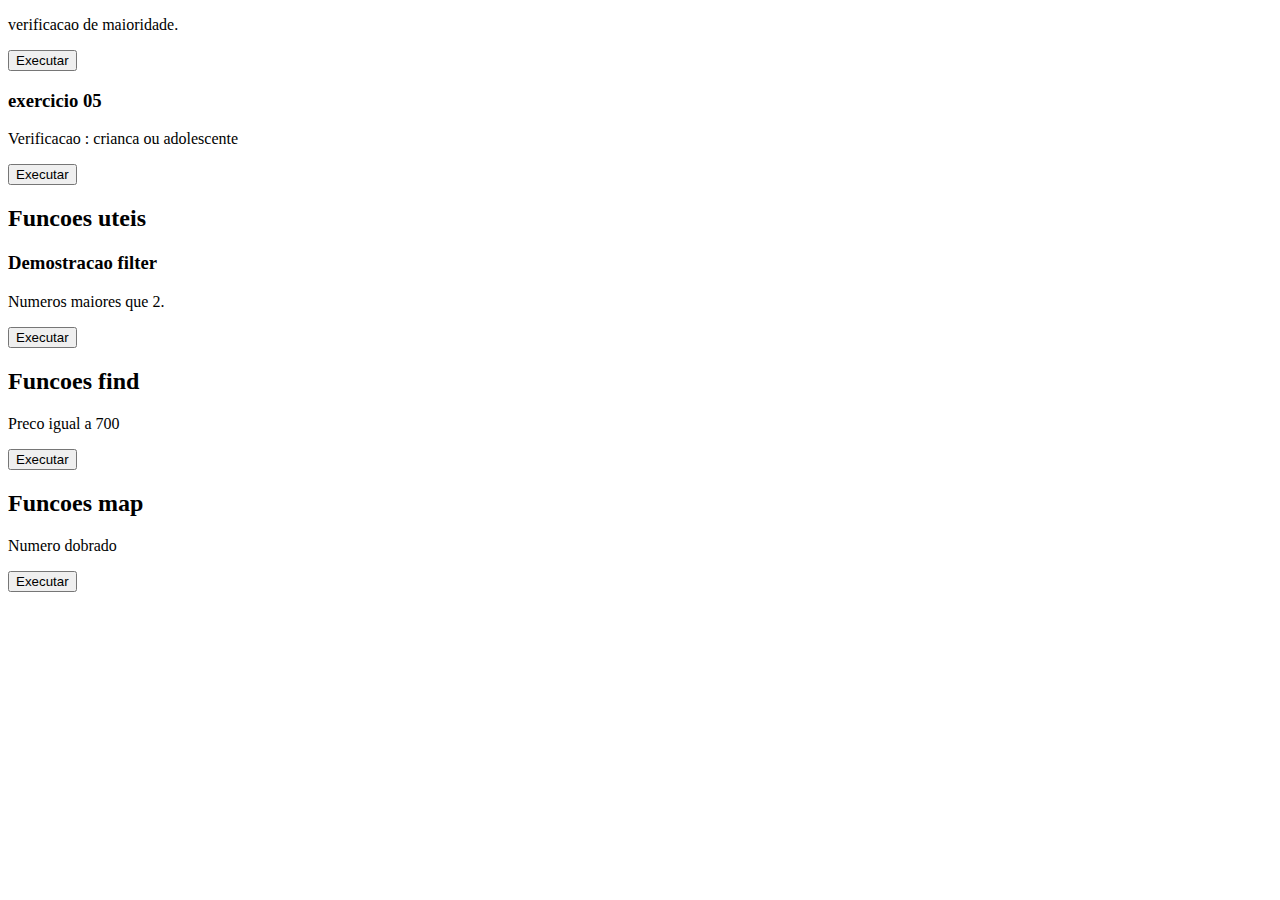
<file: javascript/index.html>
<!DOCTYPE html>
<html lang="en">

<head>
    <meta charset="UTF-8">
    <meta name="viewport" content="width=device-width, initial-scale=1.0">
    <title>Java Script</title>
    <!-- <script src="./script.js"></script> -->
    <script src="./uteis.js"></script>
</head>

<body>

    <p>verificacao de maioridade.</p>
    <button onclick="exercicio01()">Executar</button>

    <h3>exercicio 05</h3>
    <p>Verificacao : crianca ou adolescente </p>
    <button onclick="exercicio05()">Executar</button>



    <h2> Funcoes uteis </h2>
    <h3>Demostracao filter</h3>
    <p>Numeros maiores que 2.</p>
    <button onclick="demoFilter()">Executar</button>

    <h2> Funcoes find </h2>
    <p>Preco igual a 700 </p>
    <button onclick="demoFind()">Executar</button>

    <h2> Funcoes map </h2>
    <p>Numero dobrado</p>
    <button onclick="demoMap()">Executar</button>

    <script src="uteis.js"></script>

</body>

</html>
</file>
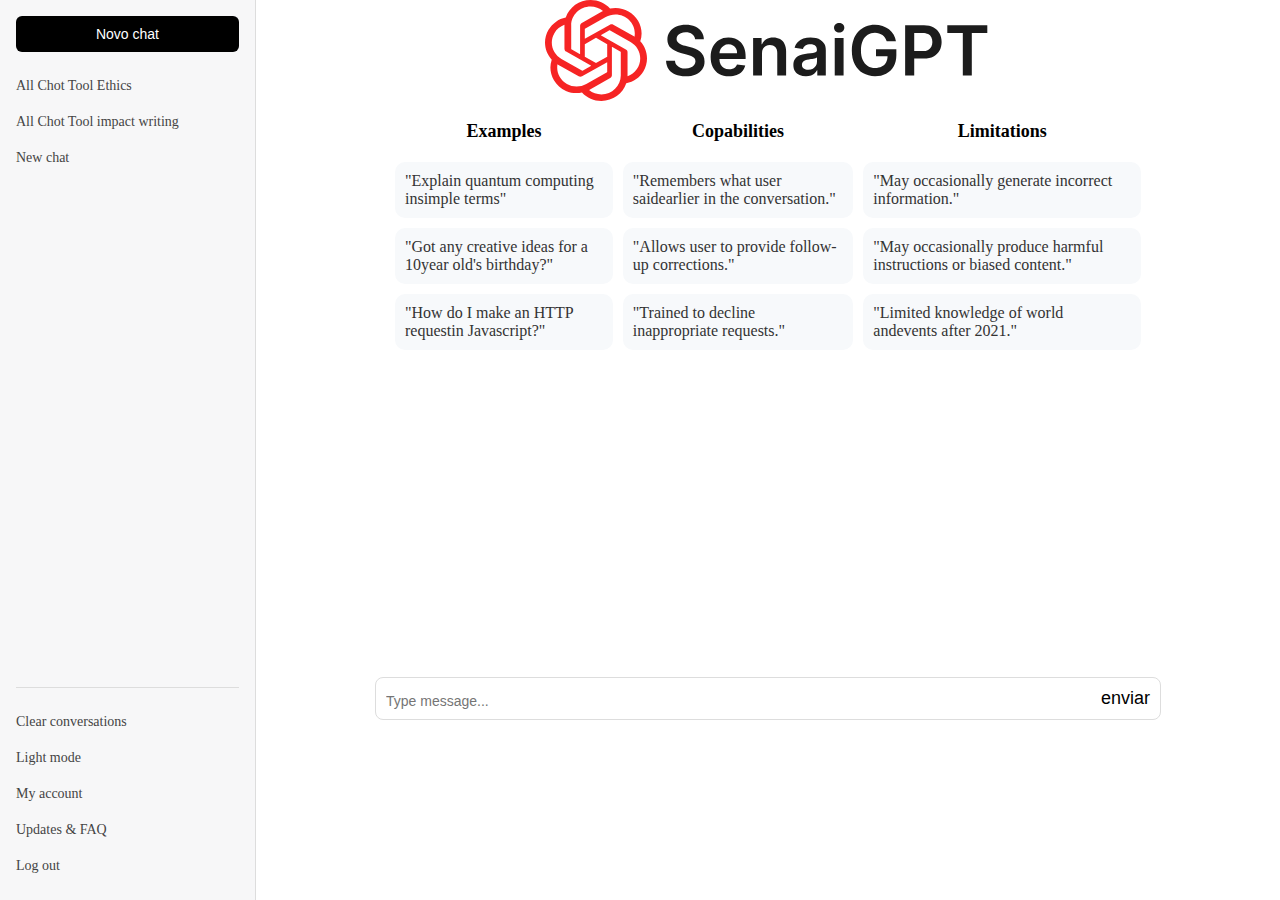
<file: chat-gpt/login-chat/index.html>
<!DOCTYPE html>
<html lang="pt-BR">
<head>
  <meta charset="UTF-8">
  <meta name="viewport" content="width=device-width, initial-scale=1.0">
  <title>SenaiGPT</title>
  <link rel="stylesheet" href="style.css">
</head>
<body>
  <div class="chat-container">
    <div class="new-chat">
      <button>Novo chat</button>
        <a>All Chot Tool Ethics</a>
        <a>All Chot Tool impact writing</a>
        <a>New chat</a>
    
    </div>
    <div class="footer">
        <a>Clear conversations</a>
        <a>Light mode</a>
        <a>My account</a>
        <a>Updates & FAQ</a>
        <a>Log out</a>
    </div>
  </div>
  <main>
    <img class="foto-chat" src="../login-chat/assets/img/Chat.svg" alt="">
    <div class="chat-box">
      <div class="examples">
        <h2>Examples</h2>
        <p>"Explain quantum computing insimple terms"</p>
        <p>"Got any creative ideas for a 10year old's birthday?"</p>
        <p>"How do I make an HTTP requestin Javascript?"</p>
      </div>
      <div class="copabilities">
        <h2>Copabilities</h2>
        <p>"Remembers what user saidearlier in the conversation."</p>
        <p>"Allows user to provide follow-up corrections."</p>
        <p>"Trained to decline inappropriate requests."</p>
      </div>
      <div class="limitations">
        <h2>Limitations</h2>
        <p>"May occasionally generate incorrect information."</p>
        <p>"May occasionally produce harmful instructions or biased content."</p>
        <p>"Limited knowledge of world andevents after 2021."</p>
      </div>
    </div>
    <div class="input-bar">
      <input type="text" placeholder="Type message...">
      <button>enviar</button>
    </div>
  </main>
</body>
</html>
</file>
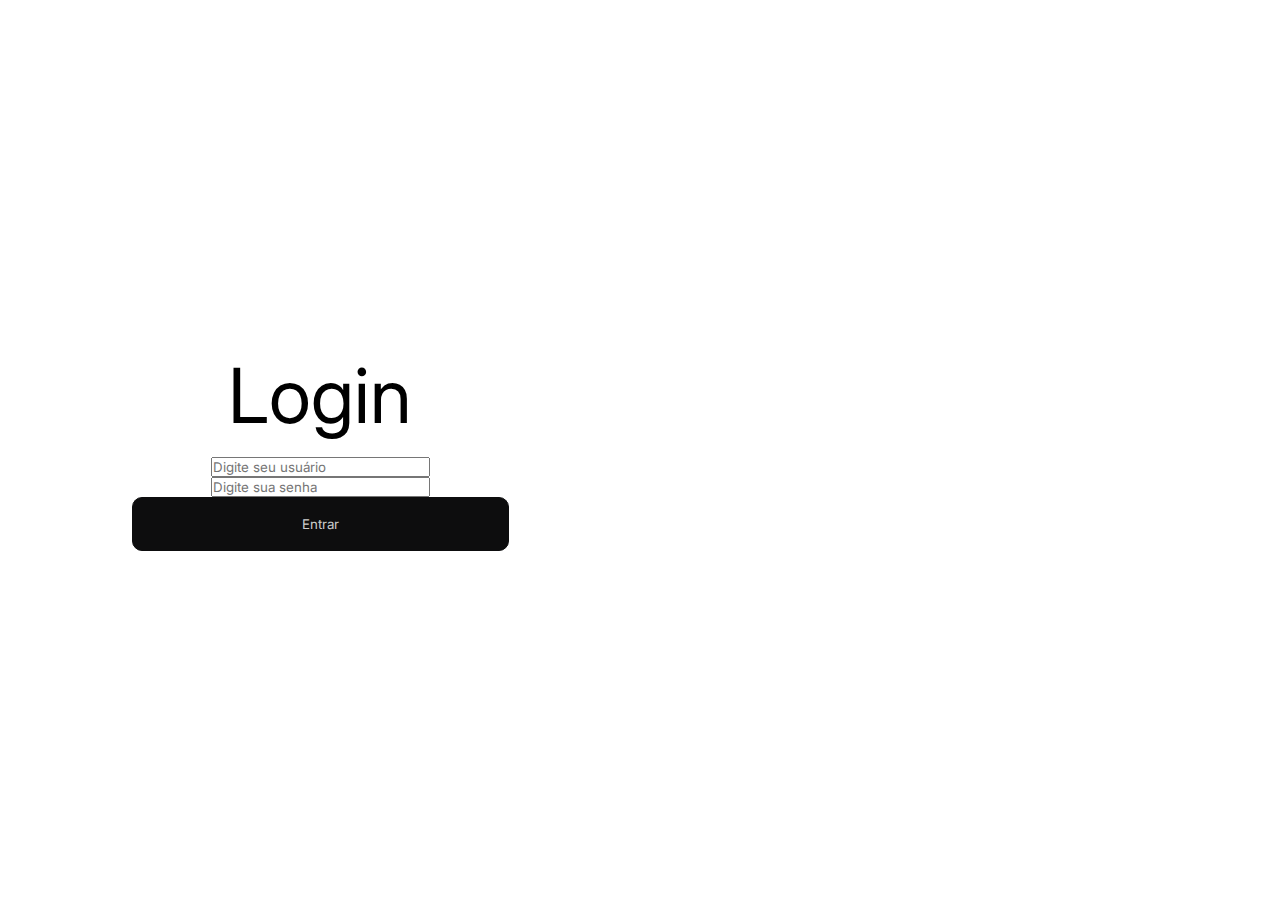
<file: chat-gpt/login/index.html>
<!DOCTYPE html>
<html lang="pt-BR">

<head>
    <meta charset="UTF-8">
    <meta name="viewport" content="width=device-width, initial-scale=1.0">
    <title>SenaiGPT - Login</title>
    <link rel="stylesheet" href="/chat-gpt/login/style.css">
</head>

<body>
    <main class="main-login">
        
        <div class="robo-image">
            <!-- <img src="/chat-gpt/img/robo.jpg" alt="Imagem do ChatGPT" > -->
        </div>
        <div class="login">
            <h1 class="titulo-login">Login</h1>
            <input type="text" class="input-login" placeholder="Digite seu usuário" id="usuario">
            <input type="password" class="input-login" placeholder="Digite sua senha" id="senha">
            <button class="btn-login" id="btn-login">Entrar</button>
        </div>
        
    </main>
</body>

</html>
</file>
<file: chat-gpt/login-chat/style.css>
* {
  margin: 0;
  padding: 0;
  box-sizing: border-box;
}
body {
  display: flex;
  height: 100vh;
  background-color: #fff;
  color: #333;
}
.chat-container {
  width: 20%;
  background: #f7f7f8;
  border-right: 1px solid #ddd;
  display: flex;
  flex-direction: column;
  justify-content: space-between;
  padding: 1rem;
}
.chat-container button {
  width: 100%;
  padding: 10px;
  background: #000;
  color: #fff;
  border: none;
  border-radius: 6px;
  font-size: 14px;
  cursor: pointer;
  margin-bottom: 1rem;
}
.chat-container a {
  list-style: none;
}
.chat-container a {
  margin: 10px 0;
  font-size: 14px;
  color: #444;
}
.chat-container a:hover {
  color: #000;
  justify-content: center;
}
.new-chat {
  margin-bottom: 1rem;
  display: flex;
  flex-direction: column;
}
.btn-chat {
  width: 100%;
  background-color: transparent;
  padding: 10px;
  color: #fff;
  border: none;
  margin-bottom: 10px;
  text-align: left;
 
}
.footer a {
  margin: 10px 0;
  font-size: 14px;
}
.footer a:hover {
  color: #000;
  justify-content: center;
}
.footer {
  border-top: 1px solid #ddd;
  padding-top: 1rem;
  display: flex;
  flex-direction: column;
}
main {
  display: flex;
  justify-content: center;
  align-items: center;
  width: 80%;
  height: 80%;
  padding-left:119px ;
  padding-right: 119px;
  flex-direction: column;
}
.foto-chat {
  width: 446px;
  display: flex;
  justify-content: center; 
  align-items: center;
}

.chat-box {
  width: 100%;
  display: flex;
  flex-direction: row;
  justify-content: center;
  align-items: center;
  border-radius: 10px;
  gap: 10px;
  padding: 20px;
}

.examples {
  display: flex;
  flex-direction: column;
  gap: 10px; 
  
}
.examples p {
  border-radius: 10px;
  padding: 10px;
  background-color: #f7f9fb;
  cursor: pointer;
}
.examples h2  {
  margin-bottom: 10px;
  font-size: 18px;
  color: #000;
  justify-content: center;
  align-items: center;
  text-align: center;
  cursor: pointer;
}
.copabilities {
  display: flex;
  flex-direction: column;
  gap: 10px; 
  
}
.copabilities p {
  border-radius: 10px;
  padding: 10px;
  background-color: #f7f9fb;
  cursor: pointer;
}
.copabilities h2 {
  margin-bottom: 10px;
  font-size: 18px;
  color: #000;
  justify-content: center;
  align-items: center;
  text-align: center;
  cursor: pointer;
}

.limitations {
  display: flex;
  flex-direction: column;
  gap: 10px;
}

.limitations h2 {
  margin-bottom: 10px;
  font-size: 18px;
  color: #000;
  justify-content: center;
  align-items: center;
  text-align: center;
  cursor: pointer;
}

.limitations p {
  border-radius: 10px;
  padding: 10px;
  cursor: pointer;
  background-color: #f7f9fb;
}
.input-bar {
  width: 100%;
  display: flex;
  border: 1px solid #ddd;
  border-radius: 8px;
  padding: 10px;
  margin-top:auto;
  align-items: flex-end;
}

.input-bar input {
  flex: 1;
  border: none;
  outline: none;
  font-size: 14px;
}

.input-bar button {
  background: none;
  border: none;
  cursor: pointer;
  font-size: 18px;
}
.input-bar i {
  color: #000;
  font-size: 12px;
  margin-right: 10px;
}

.new-chat i {
  font-size: 12px;
  color: #000;
  margin-right: 10px;
}

.footer i {
  font-size: 12px;
  color: #000;
  margin-right: 10px;
}

.title-icons {
  margin-bottom: 5px;
  font-size: 20px;
  justify-content: center;
  align-items: center;
  text-align: center;
}
</file>
<file: chat-gpt/login/style.css>
@import url('https://fonts.googleapis.com/css2?family=Inter:ital,opsz,wght@0,14..32,100..900;1,14..32,100..900&display=swap');

/* Reset básico para remover margens e paddings */
*{
    /* todos elementos */
    margin: 0px; /*Remover margens externas*/
    padding: 0px; /*Remover margens e paddings interna*/
    box-sizing: border-box; /*Para que o padding e margin sejam calculados corretamente*/
    font-family: "Inter"; /*Fonte Inter do Google Fonts*/
}

/* Estilo para a página de login do ChatGPT */
.main-login {
    display: flex; /*Flexbox para alinhar os itens*/
}

/* imagem do robo */
.robo {
    background-color: aquamarine;
    background-image: url(../assets/imgs/robo-login.png);
    background-size: cover; /*Cobre todo o espaço disponível*/
    width: 50vw; /*50 % do tamanho horizontal do monitor*/
    height: 100vh; /*50% do tamanho vertical do monitor*/
}

/* login */
.titulo-login {
    font-size: 76px;
    font-weight: 400;
    margin-bottom: 16px;
}

.login {
    width: 50vw; /*50 % do tamanho horizontal do monitor*/
    height: 100vh; /*50% do tamanho vertical do monitor*/
    display: flex; /*Flexbox para alinhar os itens*/
    flex-direction: column; /*Coluna para alinhar os itens verticalmente*/
    align-items: center; /*Alinha os itens no centro horizontalmente*/
    justify-content: center; /*Alinha os itens no centro verticalmente*/
}

.logo-gpt {
    height: 60px;
}

.input {
    padding: 18px;
    background-color: #f7f9fb;
    width: 377px;
    border-radius: 10px;
    margin-bottom: 16px;
    border: 1px solid #ccc;
}

.btn-login {
    padding: 18px;
    background-color: #0d0d0e;
    border-radius: 10px;
    width: 377px;
    border: 1px solid #0d0d0e;
    color:#ccc
}

.btn-login:hover{
    background-color: blue;
    color: white;
    transform: scale(1)
}
</file>
